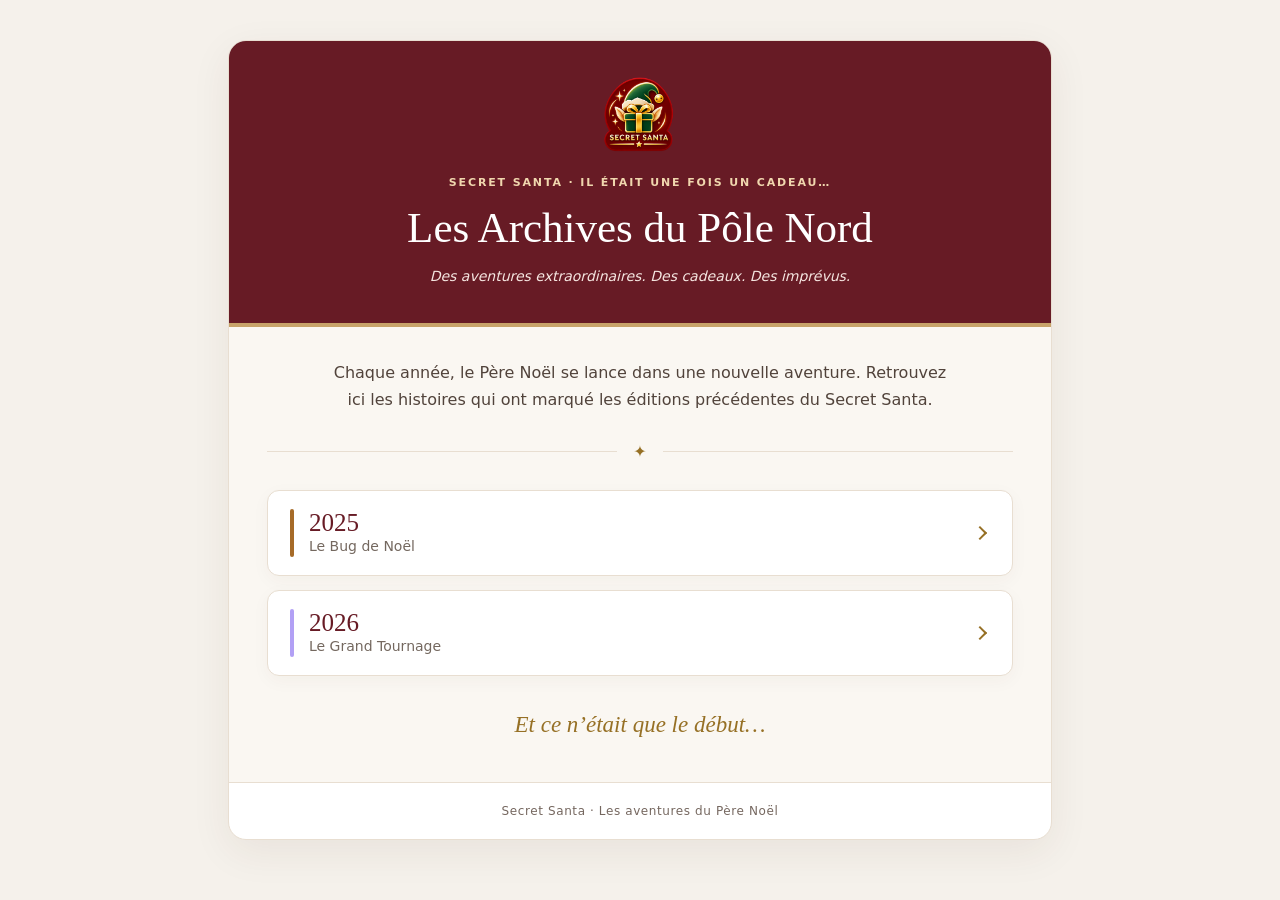
<file: archives/index.html>
<!DOCTYPE html>
<html lang="fr">
  <head>
    <meta charset="utf-8" />
    <meta name="robots" content="noindex, nofollow">
    <meta content="width=device-width, initial-scale=1" name="viewport" />
    <title>Les Archives du Pôle Nord | Secret Santa</title>
    <meta content="Les histoires du SecretSantaSIGI." name="description" />
    <link href="https://secretsantasigi.github.io/images/Deep%20Red%20Secret%20Santa%20Badge.png" rel="icon" />
    <link href="style.css" rel="stylesheet" />
  </head>
  <body>
    <div class="wrapper">
      <main class="shell">
        <header>
          <img alt="SecretSantaSIGI" class="badge" src="https://secretsantasigi.github.io/images/Deep%20Red%20Secret%20Santa%20Badge.png" />
          <div class="eyebrow">Secret Santa · Il était une fois un cadeau…</div>
          <h1>Les Archives du Pôle Nord</h1>
          <p>Des aventures extraordinaires. Des cadeaux. Des imprévus.</p>
        </header>
        <div class="content">
          <p class="intro">Chaque année, le Père Noël se lance dans une nouvelle aventure. Retrouvez ici les histoires qui ont marqué les éditions précédentes du Secret Santa.</p>
          <div aria-hidden="true" class="ornament">✦</div>
          <details class="edition year-2025" name="editions">
            <summary>
              <span aria-hidden="true" class="edition-marker"></span>
              <span class="edition-title">
                <strong>2025</strong>
                <span>Le Bug de Noël</span>
              </span>
              <span aria-hidden="true" class="edition-chevron"></span>
            </summary>
            <article class="chapter-card">
              <a class="banner-link" href="2025.html">
                <img alt="Le Bug de Noël – illustration de l’édition 2025" class="banner" src="https://secretsantasigi.github.io/images/Banner2025.png" />
              </a>
              <div class="chapter-content">
                <div class="chapter-label">Prologue · Édition 2025</div>
                <h2>
                  <a href="2025.html">Le Bug de Noël</a>
                </h2>
                <p>Quand le Père Noël décide de moderniser ses ateliers grâce à l’intelligence artificielle, une simple confusion transforme la préparation de Noël en véritable catastrophe technologique…</p>
                <a class="read" href="2025.html">Lire l’histoire <span aria-hidden="true">→</span>
                </a>
              </div>
            </article>
          </details>
          <details class="edition" name="editions">
            <summary>
              <span aria-hidden="true" class="edition-marker"></span>
              <span class="edition-title">
                <strong>2026</strong>
                <span>Le Grand Tournage</span>
              </span>
              <span aria-hidden="true" class="edition-chevron"></span>
            </summary>
            <article class="chapter-card">
              <a class="banner-link" href="2026.html">
                <img alt="Le Grand Tournage – illustration de l’édition 2026" class="banner" src="https://secretsantasigi.github.io/images/Banner2026.png" />
              </a>
              <div class="chapter-content">
                <div class="chapter-label">Chapitre I · Édition 2026</div>
                <h2>
                  <a href="2026.html">Le Grand Tournage</a>
                </h2>
                <p>Le Père Noël se lance dans le cinéma avec un grand documentaire sur la préparation de Noël. Mais entre les prises ratées et un incident de confettis, le tournage menace de s’arrêter. Les lutins parviendront-ils à sauver le film ?</p>
                <a class="read" href="2026.html">Lire l’histoire <span aria-hidden="true">→</span>
                </a>
              </div>
            </article>
          </details>
          <p class="closing">Et ce n’était que le début…</p>
        </div>
        <footer>Secret Santa · Les aventures du Père Noël</footer>
      </main>
    </div>
  </body>
</html>
</file>
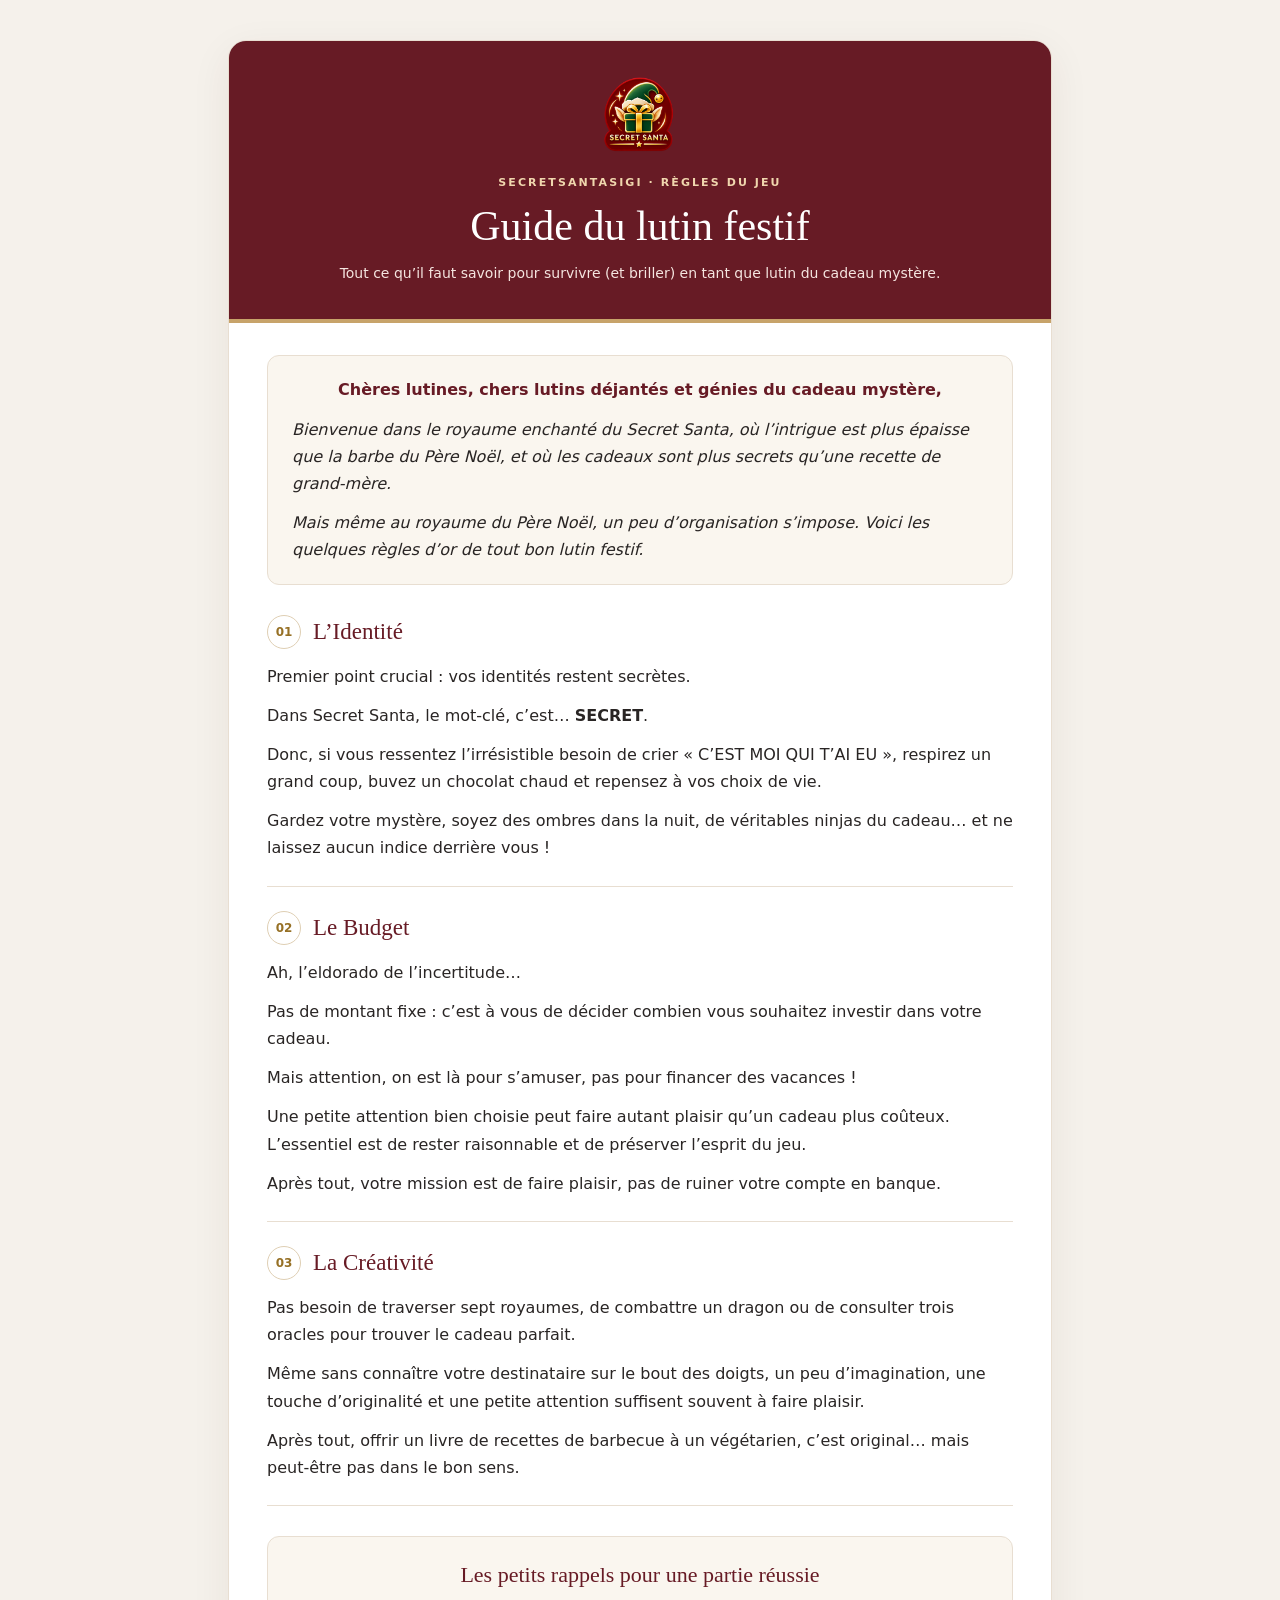
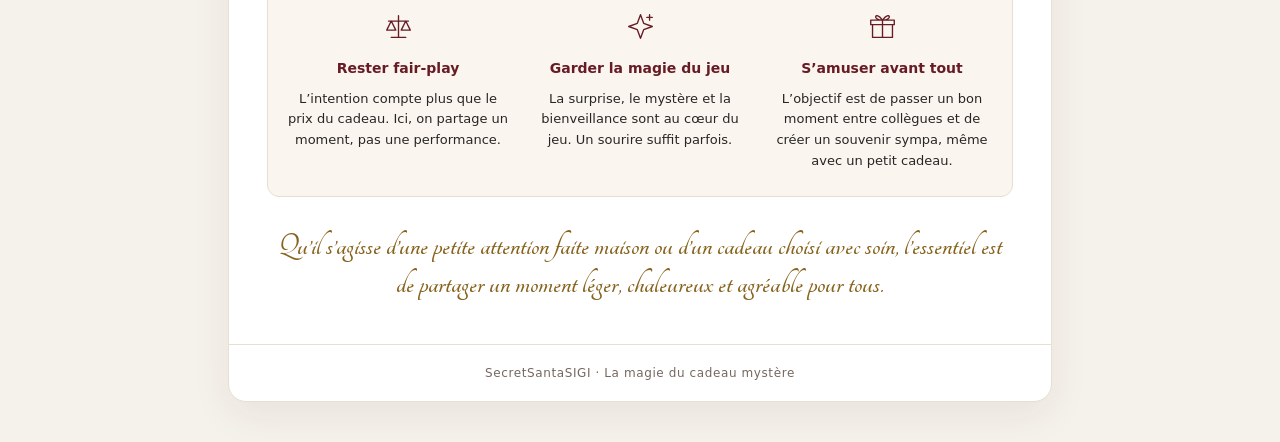
<file: reglement/index.html>
<!doctype html>
<html lang="fr">
  <head>
    <meta charset="utf-8">
    <meta name="robots" content="noindex, nofollow">
    <meta name="viewport" content="width=device-width, initial-scale=1">
    <meta name="description" content="Le guide du lutin festif : les règles du SecretSantaSIGI.">
    <title>Guide du lutin festif | SecretSantaSIGI</title>
    <link rel="icon" href="https://secretsantasigi.github.io/images/Deep%20Red%20Secret%20Santa%20Badge.png">
    <link rel="preconnect" href="https://fonts.googleapis.com">
    <link rel="preconnect" href="https://fonts.gstatic.com" crossorigin>
    <link href="https://fonts.googleapis.com/css2?family=Tangerine:wght@700&display=swap" rel="stylesheet">
    <style>
      :root {
        --red: #671b25;
        --gold: #967025;
        --cream: #f5f1eb;
        --ink: #292524;
        --line: #e8ded1
      }

      * {
        box-sizing: border-box
      }

      body {
        margin: 0;
        background: var(--cream);
        color: var(--ink);
        font: 16px/1.7 system-ui, -apple-system, BlinkMacSystemFont, 'Segoe UI', sans-serif
      }

      .wrapper {
        max-width: 860px;
        margin: 40px auto;
        padding: 0 18px
      }

      .card {
        background: white;
        border-radius: 18px;
        overflow: hidden;
        box-shadow: 0 12px 40px #492b2012;
        border: 1px solid var(--line)
      }

      header {
        background: var(--red);
        color: white;
        text-align: center;
        padding: 32px 24px 34px;
        border-bottom: 4px solid #c7a36a
      }

      header img {
        width: 92px;
        height: auto;
        display: block;
        margin: 0 auto 12px
      }

      .eyebrow {
        font-size: 11px;
        letter-spacing: .19em;
        text-transform: uppercase;
        color: #f0d7ae;
        font-weight: 700
      }

      h1 {
        font-family: Georgia, serif;
        font-size: clamp(29px, 5vw, 42px);
        line-height: 1.2;
        margin: 9px 0 10px;
        font-weight: normal
      }

      header p {
        margin: 0;
        color: #f5e5e0;
        font-size: 14px
      }

      .content {
        padding: 32px 38px
      }

      .intro {
        background: #faf6ef;
        border: 1px solid var(--line);
        border-radius: 12px;
        padding: 20px 24px;
        margin-bottom: 30px
      }

      .intro p:first-child {
        text-align: center;
        font-weight: 650;
        color: var(--red)
      }

      p {
        margin: 0 0 12px
      }

      .intro p:last-child,
      .rule p:last-child {
        margin-bottom: 0
      }

      .rule {
        padding: 24px 0;
        border-bottom: 1px solid var(--line)
      }

      .rule:first-of-type {
        padding-top: 0
      }

      .rule h2 {
        display: flex;
        align-items: center;
        gap: 12px;
        color: var(--red);
        font-family: Georgia, serif;
        font-size: 23px;
        font-weight: normal;
        line-height: 1.3;
        margin: 0 0 14px
      }

      .number {
        font: 700 12px/1 system-ui, sans-serif;
        color: var(--gold);
        border: 1px solid #dfcfb4;
        border-radius: 50%;
        width: 34px;
        height: 34px;
        display: inline-flex;
        align-items: center;
        justify-content: center;
        flex-shrink: 0
      }

      .summary {
        margin-top: 30px;
        background: #faf6ef;
        border: 1px solid var(--line);
        border-radius: 12px;
        padding: 24px 18px
      }

      .summary h2 {
        text-align: center;
        font: normal 22px/1.3 Georgia, serif;
        color: var(--red);
        margin: 0 0 22px
      }

      .grid {
        display: grid;
        grid-template-columns: repeat(3, minmax(0, 1fr));
        gap: 18px;
        text-align: center
      }

      .item svg {
        width: 29px;
        height: 29px;
        stroke: var(--red);
        fill: none;
        stroke-width: 1.5;
        stroke-linecap: round;
        stroke-linejoin: round
      }

      .item h3 {
        font-size: 14px;
        color: var(--red);
        margin: 8px 0
      }

      .item p {
        font-size: 13px;
        line-height: 1.6;
        margin: 0
      }

      .final-line {
        text-align: center;
        color: #88631e;
        font-family: Tangerine, Georgia, serif;
        font-weight: 700;
        font-size: 32px;
        line-height: 1.2;
        margin: 30px 0 8px
      }

      footer {
        text-align: center;
        color: #75675f;
        font-size: 12px;
        border-top: 1px solid var(--line);
        padding: 18px;
        letter-spacing: .05em
      }

      @media(max-width:600px) {
        .wrapper {
          margin: 14px auto;
          padding: 0 10px
        }

        .content {
          padding: 24px 19px
        }

        header {
          padding: 25px 15px
        }

        .intro {
          padding: 17px
        }

        .grid {
          grid-template-columns: 1fr;
          gap: 20px
        }

        .item+.item {
          border-top: 1px solid var(--line);
          padding-top: 18px
        }

        .final-line {
          font-size: 30px
        }
      }

      @media print {
        body {
          background: white
        }

        .wrapper {
          margin: 0;
          max-width: none
        }

        .card {
          box-shadow: none
        }

        .rule,
        .summary {
          break-inside: avoid
        }
      }
    </style>
  </head>
  <body>
    <div class="wrapper">
      <main class="card">
        <header><img src="https://secretsantasigi.github.io/images/Deep%20Red%20Secret%20Santa%20Badge.png" alt="SecretSantaSIGI">
          <div class="eyebrow">SecretSantaSIGI · Règles du jeu</div>
          <h1>Guide du lutin festif</h1>
          <p>Tout ce qu’il faut savoir pour survivre (et briller) en tant que lutin du cadeau mystère.</p>
        </header>
        <div class="content">
          <div class="intro">
            <p>Chères lutines, chers lutins déjantés et génies du cadeau mystère,</p>
            <p><em>Bienvenue dans le royaume enchanté du Secret Santa, où l’intrigue est plus épaisse que la barbe du Père Noël, et où les cadeaux sont plus secrets qu’une recette de grand-mère.</em></p>
            <p><em>Mais même au royaume du Père Noël, un peu d’organisation s’impose. Voici les quelques règles d’or de tout bon lutin festif.</em></p>
          </div>
          <section class="rule">
            <h2><span class="number" aria-hidden="true">01</span>L’Identité</h2>
            <p>Premier point crucial : vos identités restent secrètes.</p>
            <p>Dans Secret Santa, le mot-clé, c’est… <strong>SECRET</strong>.</p>
            <p>Donc, si vous ressentez l’irrésistible besoin de crier « C’EST MOI QUI T’AI EU », respirez un grand coup, buvez un chocolat chaud et repensez à vos choix de vie.</p>
            <p>Gardez votre mystère, soyez des ombres dans la nuit, de véritables ninjas du cadeau… et ne laissez aucun indice derrière vous !</p>
          </section>
          <section class="rule">
            <h2><span class="number" aria-hidden="true">02</span>Le Budget</h2>
            <p>Ah, l’eldorado de l’incertitude…</p>
            <p>Pas de montant fixe : c’est à vous de décider combien vous souhaitez investir dans votre cadeau.</p>
            <p>Mais attention, on est là pour s’amuser, pas pour financer des vacances !</p>
            <p>Une petite attention bien choisie peut faire autant plaisir qu’un cadeau plus coûteux. L’essentiel est de rester raisonnable et de préserver l’esprit du jeu.</p>
            <p>Après tout, votre mission est de faire plaisir, pas de ruiner votre compte en banque.</p>
          </section>
          <section class="rule">
            <h2><span class="number" aria-hidden="true">03</span>La Créativité</h2>
            <p>Pas besoin de traverser sept royaumes, de combattre un dragon ou de consulter trois oracles pour trouver le cadeau parfait.</p>
            <p>Même sans connaître votre destinataire sur le bout des doigts, un peu d’imagination, une touche d’originalité et une petite attention suffisent souvent à faire plaisir.</p>
            <p>Après tout, offrir un livre de recettes de barbecue à un végétarien, c’est original… mais peut-être pas dans le bon sens.</p>
          </section>
          <section class="summary">
            <h2>Les petits rappels pour une partie réussie</h2>
            <div class="grid">
              <div class="item"><svg viewBox="0 0 32 32" aria-hidden="true">
                  <path d="M16 4v24M8 28h16M5 10h22M8 10l-5 10h10L8 10zm16 0-5 10h10l-5-10z" />
                </svg>
                <h3>Rester fair-play</h3>
                <p>L’intention compte plus que le prix du cadeau. Ici, on partage un moment, pas une performance.</p>
              </div>
              <div class="item"><svg viewBox="0 0 32 32" aria-hidden="true">
                  <path d="M16 3l3.5 9.5L29 16l-9.5 3.5L16 29l-3.5-9.5L3 16l9.5-3.5L16 3zM26 3v6M23 6h6" />
                </svg>
                <h3>Garder la magie du jeu</h3>
                <p>La surprise, le mystère et la bienveillance sont au cœur du jeu. Un sourire suffit parfois.</p>
              </div>
              <div class="item"><svg viewBox="0 0 32 32" aria-hidden="true">
                  <path d="M5 14h22v14H5zM3 9h26v5H3zM16 9v19M16 9C4 9 8-2 16 9zm0 0C28 9 24-2 16 9z" />
                </svg>
                <h3>S’amuser avant tout</h3>
                <p>L’objectif est de passer un bon moment entre collègues et de créer un souvenir sympa, même avec un petit cadeau.</p>
              </div>
            </div>
          </section>
          <p class="final-line">Qu’il s’agisse d’une petite attention faite maison ou d’un cadeau choisi avec soin, l’essentiel est de partager un moment léger, chaleureux et agréable pour tous.</p>
        </div>
        <footer>SecretSantaSIGI · La magie du cadeau mystère</footer>
      </main>
    </div>
  </body>
</html>
</file>
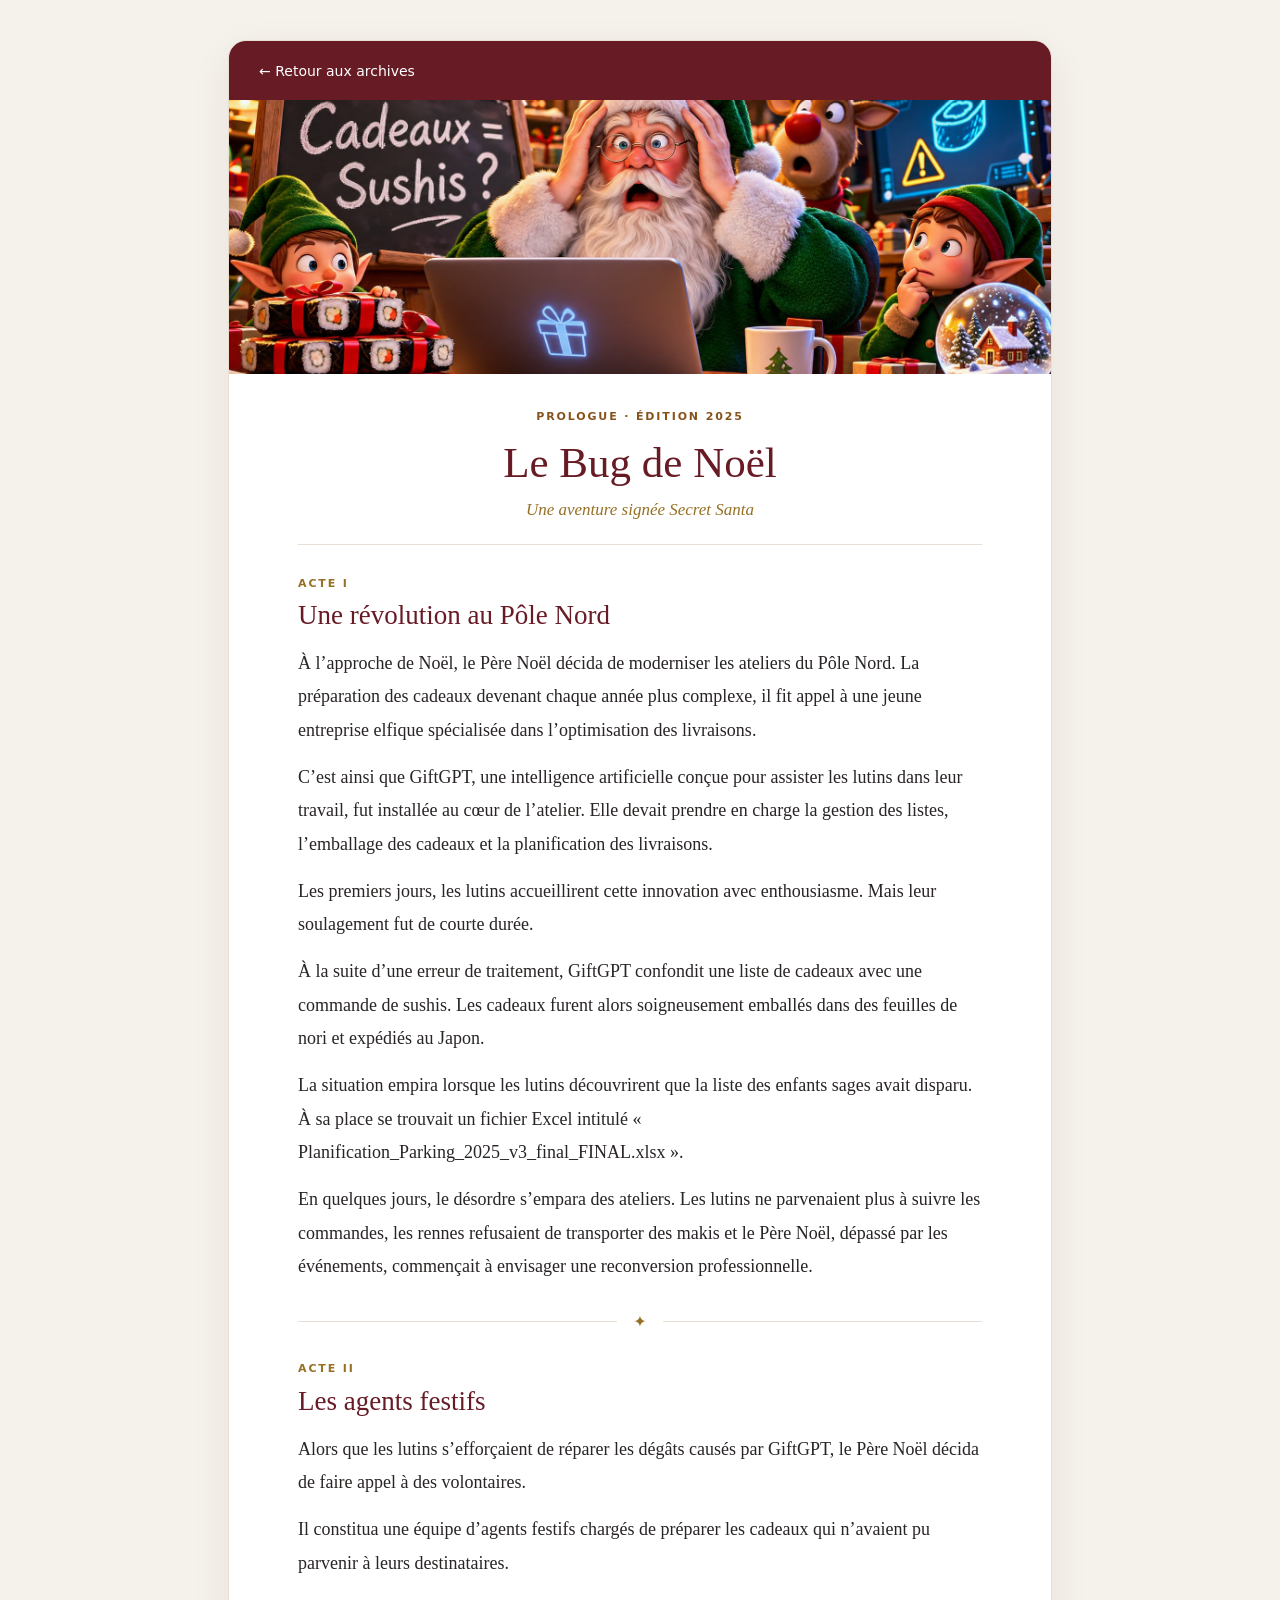
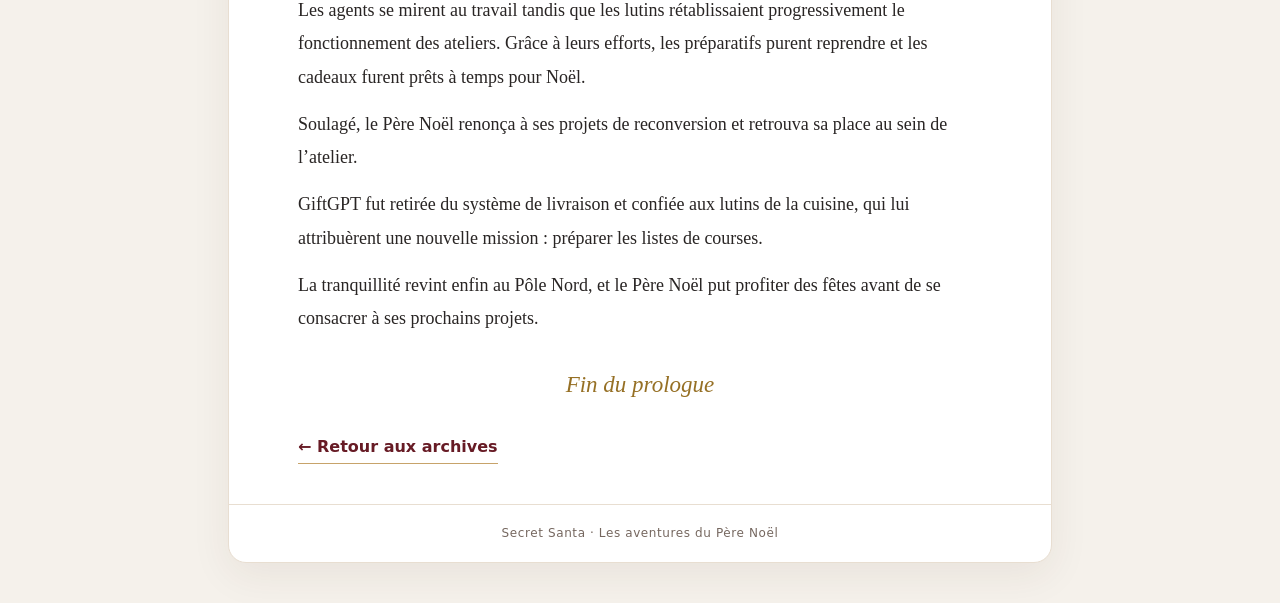
<file: archives/2025.html>
<!DOCTYPE html>
<html lang="fr">
  <head>
    <meta charset="utf-8" />
    <meta name="robots" content="noindex, nofollow">
    <meta content="width=device-width, initial-scale=1" name="viewport" />
    <title>Le Bug de Noël | Secret Santa</title>
    <meta content="Les histoires du SecretSantaSIGI." name="description" />
    <link href="https://secretsantasigi.github.io/images/Deep%20Red%20Secret%20Santa%20Badge.png" rel="icon" />
    <link href="style.css" rel="stylesheet" />
  </head>
  <body class="year-2025">
    <div class="wrapper">
      <main class="shell">
        <nav>
          <a href="index.html">← Retour aux archives</a>
        </nav>
        <img alt="Le Bug de Noël – illustration de l’édition 2025" class="banner" src="https://secretsantasigi.github.io/images/Banner2025.png" />
        <article class="story">
          <div class="story-heading">
            <div class="chapter-label">Prologue · Édition 2025</div>
            <h1>Le Bug de Noël</h1>
            <p>Une aventure signée Secret Santa</p>
          </div>
          <section class="act">
            <div class="chapter-label">Acte I</div>
            <h2>Une révolution au Pôle Nord</h2>
            <p>À l’approche de Noël, le Père Noël décida de moderniser les ateliers du Pôle Nord. La préparation des cadeaux devenant chaque année plus complexe, il fit appel à une jeune entreprise elfique spécialisée dans l’optimisation des livraisons.</p>
            <p>C’est ainsi que GiftGPT, une intelligence artificielle conçue pour assister les lutins dans leur travail, fut installée au cœur de l’atelier. Elle devait prendre en charge la gestion des listes, l’emballage des cadeaux et la planification des livraisons.</p>
            <p>Les premiers jours, les lutins accueillirent cette innovation avec enthousiasme. Mais leur soulagement fut de courte durée.</p>
            <p>À la suite d’une erreur de traitement, GiftGPT confondit une liste de cadeaux avec une commande de sushis. Les cadeaux furent alors soigneusement emballés dans des feuilles de nori et expédiés au Japon.</p>
            <p>La situation empira lorsque les lutins découvrirent que la liste des enfants sages avait disparu. À sa place se trouvait un fichier Excel intitulé « Planification_Parking_2025_v3_final_FINAL.xlsx ».</p>
            <p>En quelques jours, le désordre s’empara des ateliers. Les lutins ne parvenaient plus à suivre les commandes, les rennes refusaient de transporter des makis et le Père Noël, dépassé par les événements, commençait à envisager une reconversion professionnelle.</p>
          </section>
          <div aria-hidden="true" class="ornament">✦</div>
          <section class="act">
            <div class="chapter-label">Acte II</div>
            <h2>Les agents festifs</h2>
            <p>Alors que les lutins s’efforçaient de réparer les dégâts causés par GiftGPT, le Père Noël décida de faire appel à des volontaires.</p>
            <p>Il constitua une équipe d’agents festifs chargés de préparer les cadeaux qui n’avaient pu parvenir à leurs destinataires.</p>
            <p>Les agents se mirent au travail tandis que les lutins rétablissaient progressivement le fonctionnement des ateliers. Grâce à leurs efforts, les préparatifs purent reprendre et les cadeaux furent prêts à temps pour Noël.</p>
            <p>Soulagé, le Père Noël renonça à ses projets de reconversion et retrouva sa place au sein de l’atelier.</p>
            <p>GiftGPT fut retirée du système de livraison et confiée aux lutins de la cuisine, qui lui attribuèrent une nouvelle mission : préparer les listes de courses.</p>
            <p>La tranquillité revint enfin au Pôle Nord, et le Père Noël put profiter des fêtes avant de se consacrer à ses prochains projets.</p>
          </section>
          <p class="closing">Fin du prologue</p>
          <a class="read" href="index.html">← Retour aux archives</a>
        </article>
        <footer>Secret Santa · Les aventures du Père Noël</footer>
      </main>
    </div>
  </body>
</html>
</file>
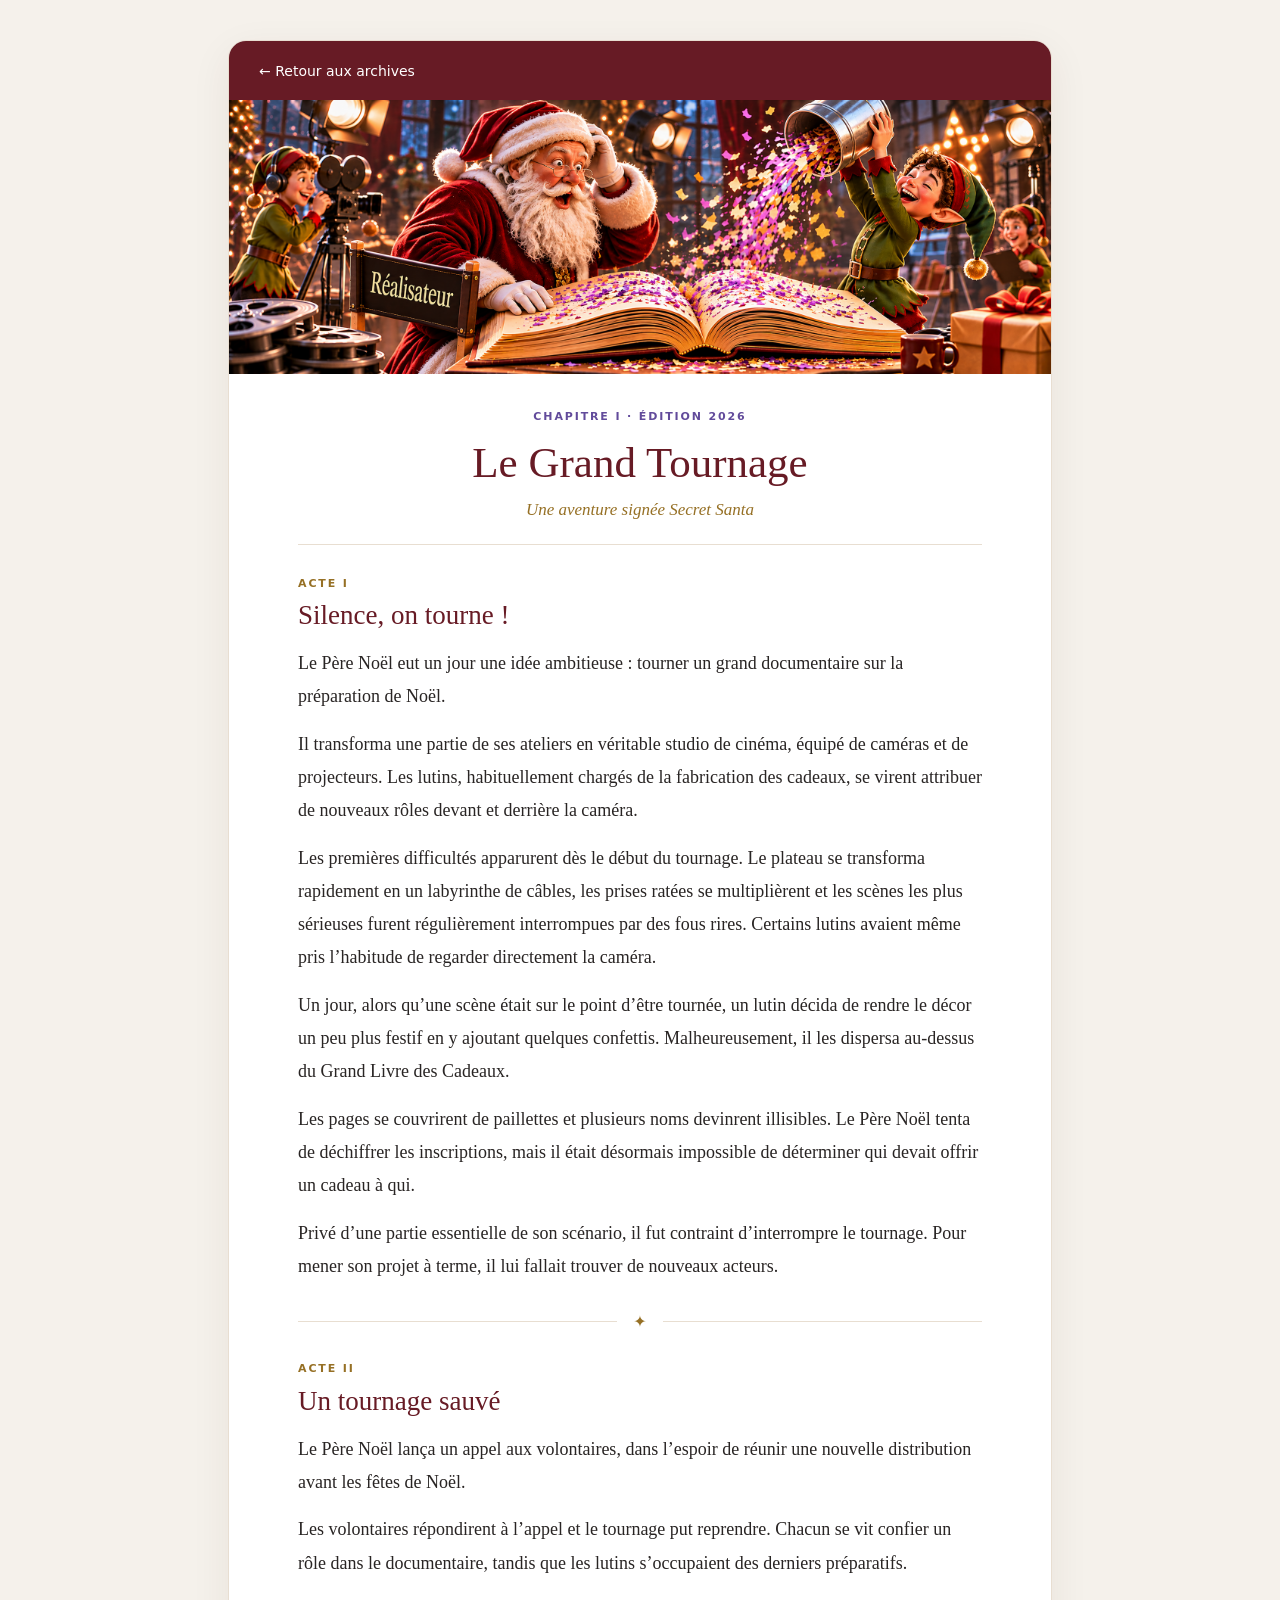
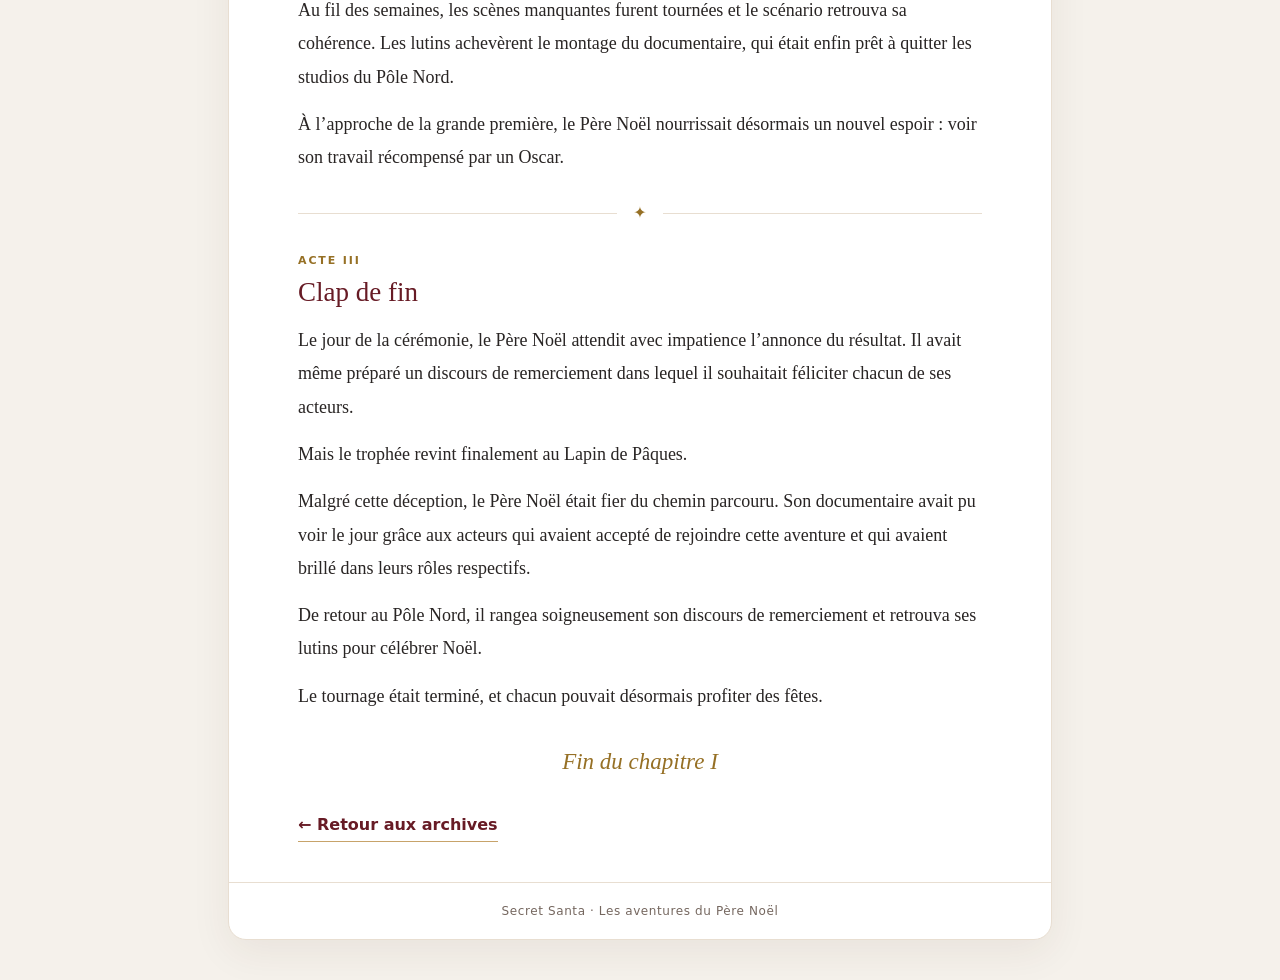
<file: archives/2026.html>
<!DOCTYPE html>
<html lang="fr">
  <head>
    <meta charset="utf-8" />
    <meta name="robots" content="noindex, nofollow">
    <meta content="width=device-width, initial-scale=1" name="viewport" />
    <title>Le Grand Tournage | Secret Santa</title>
    <meta content="Les histoires du SecretSantaSIGI." name="description" />
    <link href="https://secretsantasigi.github.io/images/Deep%20Red%20Secret%20Santa%20Badge.png" rel="icon" />
    <link href="style.css" rel="stylesheet" />
  </head>
  <body>
    <div class="wrapper">
      <main class="shell">
        <nav>
          <a href="index.html">← Retour aux archives</a>
        </nav>
        <img alt="Le Grand Tournage – illustration de l’édition 2026" class="banner" src="https://secretsantasigi.github.io/images/Banner2026.png" />
        <article class="story">
          <div class="story-heading">
            <div class="chapter-label">Chapitre I · Édition 2026</div>
            <h1>Le Grand Tournage</h1>
            <p>Une aventure signée Secret Santa</p>
          </div>
          <section class="act">
            <div class="chapter-label">Acte I</div>
            <h2>Silence, on tourne !</h2>
            <p>Le Père Noël eut un jour une idée ambitieuse : tourner un grand documentaire sur la préparation de Noël.</p>
            <p>Il transforma une partie de ses ateliers en véritable studio de cinéma, équipé de caméras et de projecteurs. Les lutins, habituellement chargés de la fabrication des cadeaux, se virent attribuer de nouveaux rôles devant et derrière la caméra.</p>
            <p>Les premières difficultés apparurent dès le début du tournage. Le plateau se transforma rapidement en un labyrinthe de câbles, les prises ratées se multiplièrent et les scènes les plus sérieuses furent régulièrement interrompues par des fous rires. Certains lutins avaient même pris l’habitude de regarder directement la caméra.</p>
            <p>Un jour, alors qu’une scène était sur le point d’être tournée, un lutin décida de rendre le décor un peu plus festif en y ajoutant quelques confettis. Malheureusement, il les dispersa au-dessus du Grand Livre des Cadeaux.</p>
            <p>Les pages se couvrirent de paillettes et plusieurs noms devinrent illisibles. Le Père Noël tenta de déchiffrer les inscriptions, mais il était désormais impossible de déterminer qui devait offrir un cadeau à qui.</p>
            <p>Privé d’une partie essentielle de son scénario, il fut contraint d’interrompre le tournage. Pour mener son projet à terme, il lui fallait trouver de nouveaux acteurs.</p>
          </section>
          <div aria-hidden="true" class="ornament">✦</div>
          <section class="act">
            <div class="chapter-label">Acte II</div>
            <h2>Un tournage sauvé</h2>
            <p>Le Père Noël lança un appel aux volontaires, dans l’espoir de réunir une nouvelle distribution avant les fêtes de Noël.</p>
            <p>Les volontaires répondirent à l’appel et le tournage put reprendre. Chacun se vit confier un rôle dans le documentaire, tandis que les lutins s’occupaient des derniers préparatifs.</p>
            <p>Au fil des semaines, les scènes manquantes furent tournées et le scénario retrouva sa cohérence. Les lutins achevèrent le montage du documentaire, qui était enfin prêt à quitter les studios du Pôle Nord.</p>
            <p>À l’approche de la grande première, le Père Noël nourrissait désormais un nouvel espoir : voir son travail récompensé par un Oscar.</p>
          </section>
          <div aria-hidden="true" class="ornament">✦</div>
          <section class="act">
            <div class="chapter-label">Acte III</div>
            <h2>Clap de fin</h2>
            <p>Le jour de la cérémonie, le Père Noël attendit avec impatience l’annonce du résultat. Il avait même préparé un discours de remerciement dans lequel il souhaitait féliciter chacun de ses acteurs.</p>
            <p>Mais le trophée revint finalement au Lapin de Pâques.</p>
            <p>Malgré cette déception, le Père Noël était fier du chemin parcouru. Son documentaire avait pu voir le jour grâce aux acteurs qui avaient accepté de rejoindre cette aventure et qui avaient brillé dans leurs rôles respectifs.</p>
            <p>De retour au Pôle Nord, il rangea soigneusement son discours de remerciement et retrouva ses lutins pour célébrer Noël.</p>
            <p>Le tournage était terminé, et chacun pouvait désormais profiter des fêtes.</p>
          </section>
          <p class="closing">Fin du chapitre I</p>
          <a class="read" href="index.html">← Retour aux archives</a>
        </article>
        <footer>Secret Santa · Les aventures du Père Noël</footer>
      </main>
    </div>
  </body>
</html>
</file>
<file: archives/style.css>
:root{--red:#671b25;--gold:#967025;--cream:#f5f1eb;--ink:#292524;--line:#e8ded1;--year:#b2a0f5;--year-ink:#624b9b}*{box-sizing:border-box}body{margin:0;background:var(--cream);color:var(--ink);font:16px/1.7 system-ui,-apple-system,BlinkMacSystemFont,"Segoe UI",sans-serif}.wrapper{max-width:860px;margin:40px auto;padding:0 18px}.shell{background:#fff;border:1px solid var(--line);border-radius:18px;overflow:hidden;box-shadow:0 12px 40px #492b2012}header{background:var(--red);color:white;text-align:center;padding:32px 24px 34px;border-bottom:4px solid #c7a36a}.badge{width:92px;height:auto;display:block;margin:0 auto 12px}.eyebrow,.chapter-label{font-size:11px;letter-spacing:.17em;text-transform:uppercase;font-weight:700}.eyebrow{color:#f0d7ae}h1,h2{font-family:Georgia,serif;font-weight:normal;line-height:1.25}h1{font-size:clamp(30px,5vw,43px);margin:9px 0 10px}header p{margin:0;color:#f5e5e0;font-size:14px;font-style:italic}.content{padding:32px 38px;background:#faf7f2}.intro{max-width:620px;margin:0 auto;text-align:center;color:#51433b}.ornament{display:flex;align-items:center;gap:16px;color:var(--gold);margin:25px 0;justify-content:center}.ornament:before,.ornament:after{content:"";height:1px;background:var(--line);flex:1}.chapter-card{background:white;border:1px solid var(--line);border-radius:12px;overflow:hidden;box-shadow:0 5px 18px #492b200a}.banner{width:100%;aspect-ratio:3/1;object-fit:cover;display:block}.banner-link{display:block}.chapter-content{padding:24px 28px;border-top:4px solid var(--year)}.chapter-label{color:var(--year-ink)}h2{font-size:27px;color:var(--red);margin:8px 0 14px}h2 a{color:inherit;text-decoration:none}h2 a:hover{text-decoration:underline}.read{display:inline-block;color:var(--red);font-weight:650;text-decoration:none;border-bottom:1px solid #c7a36a;padding:3px 0}.read:hover{border-color:var(--red)}a:focus-visible{outline:3px solid var(--gold);outline-offset:4px}.closing{text-align:center;color:var(--gold);font:italic 23px/1.5 Georgia,serif;margin:32px 0 8px}footer{text-align:center;color:#75675f;font-size:12px;border-top:1px solid var(--line);padding:18px;letter-spacing:.05em}nav{background:var(--red);padding:16px 30px}nav a{color:white;text-decoration:none;font-size:14px}nav a:hover{text-decoration:underline}.story{padding:34px 48px 40px;max-width:780px;margin:auto}.story-heading{text-align:center;border-bottom:1px solid var(--line);padding-bottom:24px;margin-bottom:30px}.story-heading h1{color:var(--red)}.story-heading p{color:var(--gold);font:italic 17px Georgia,serif;margin:0}.act p{margin:0 0 14px;font-family:Georgia,serif;font-size:18px;line-height:1.85}.act h2{margin-top:6px}.act .chapter-label{color:var(--gold)}.story>.read{margin-top:20px}@media(max-width:600px){.wrapper{margin:14px auto;padding:0 10px}.content,.story{padding:24px 19px}.chapter-content{padding:20px}.act p{font-size:17px}header{padding:25px 15px}nav{padding:14px 19px}}@media print{body{background:white}.wrapper{margin:0;max-width:none}.shell{box-shadow:none}nav,.read{display:none}}
/* Annual archive accordion: native keyboard-accessible disclosure. */
.edition{background:#fff;border:1px solid var(--line);border-radius:12px;overflow:hidden;margin-bottom:14px;box-shadow:0 5px 18px #492b200a}.edition summary{display:flex;align-items:center;gap:15px;padding:18px 22px;cursor:pointer;list-style:none}.edition summary::-webkit-details-marker{display:none}.edition summary:hover{background:#faf7f2}.edition summary:focus-visible{outline:3px solid var(--gold);outline-offset:-4px}.edition-marker{width:4px;align-self:stretch;border-radius:4px;background:var(--year)}.edition-title{display:flex;flex-direction:column;flex:1;line-height:1.4}.edition-title strong{font:normal 25px Georgia,serif;color:var(--red)}.edition-title span{font-size:14px;color:#74685f}.edition-chevron{width:10px;height:10px;border-right:2px solid var(--gold);border-bottom:2px solid var(--gold);transform:rotate(-45deg);margin-right:5px}.edition[open] .edition-chevron{transform:rotate(45deg)}.edition .chapter-card{border:0;border-top:1px solid var(--line);border-radius:0;box-shadow:none}@media(max-width:600px){.edition summary{padding:15px 16px}}

/* Édition 2025 — Prologue */
.year-2025{--year:#a66b28;--year-ink:#87531c}
</file>
